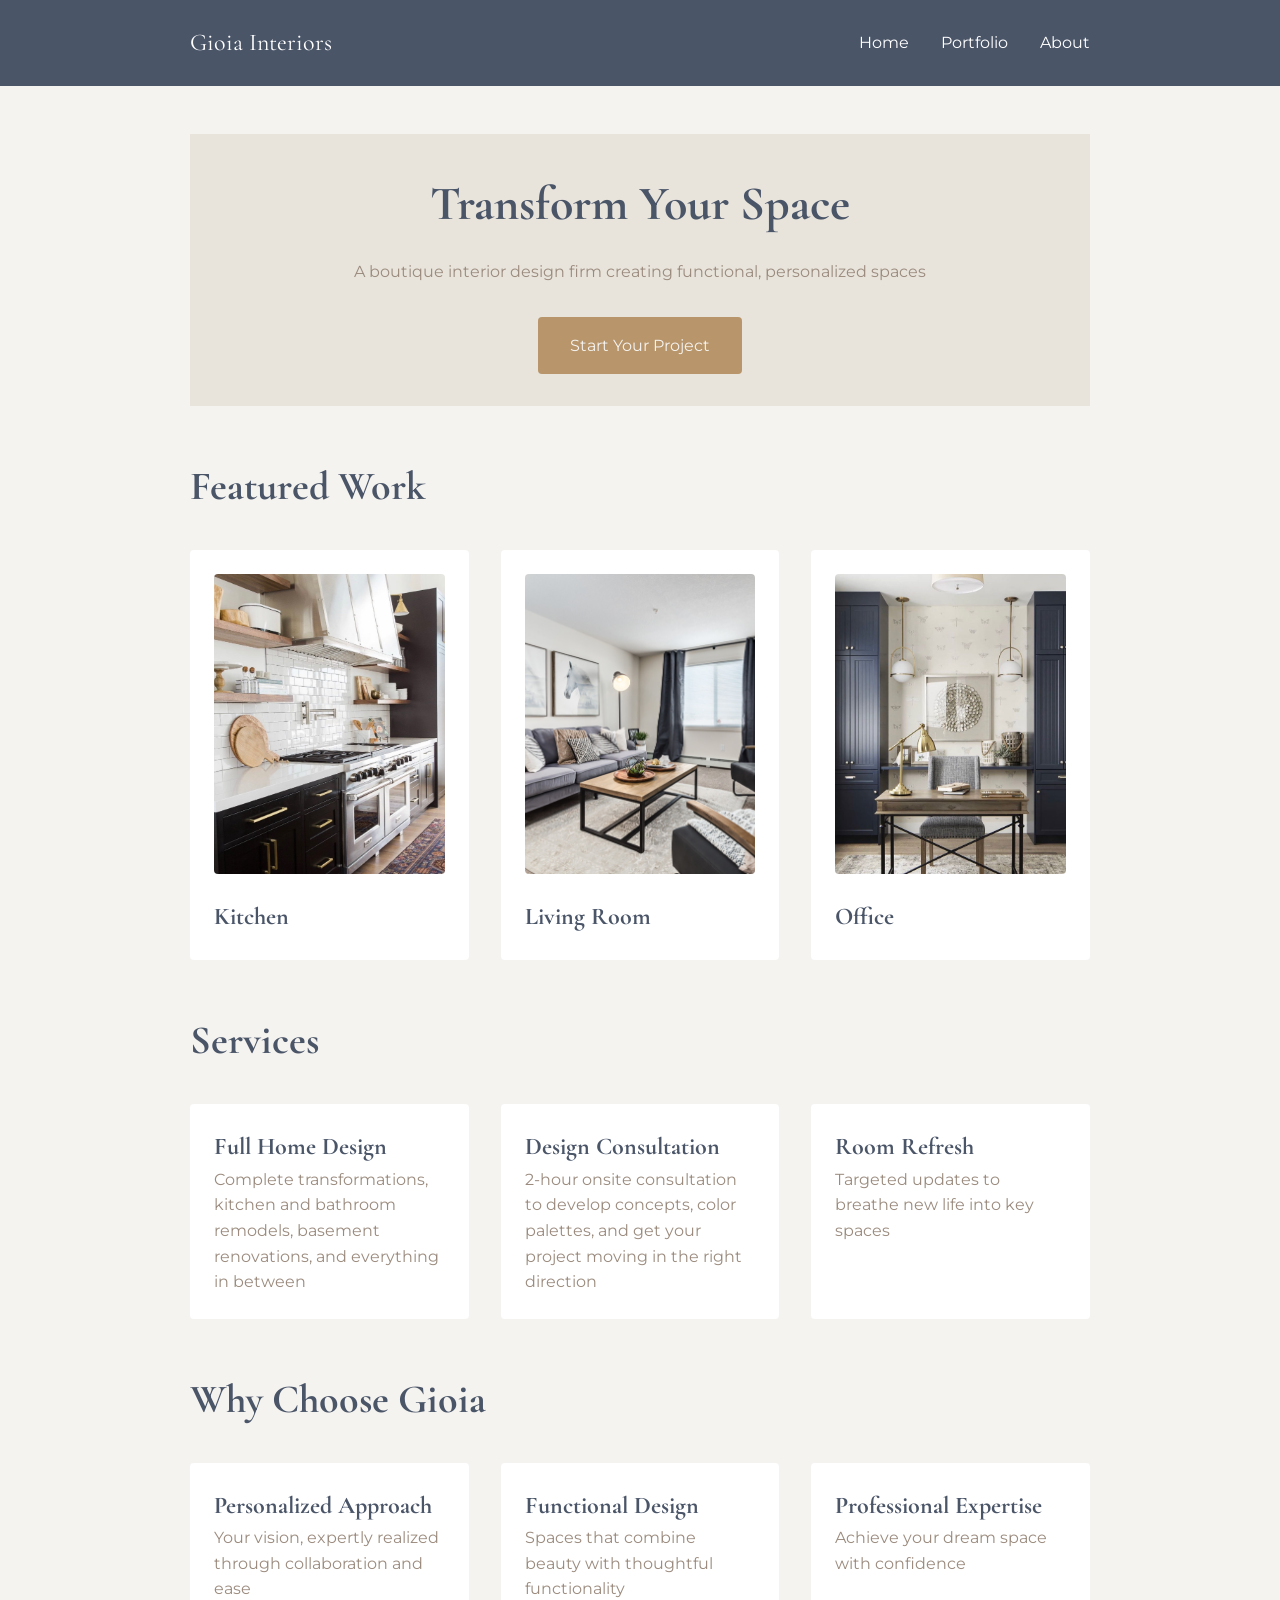
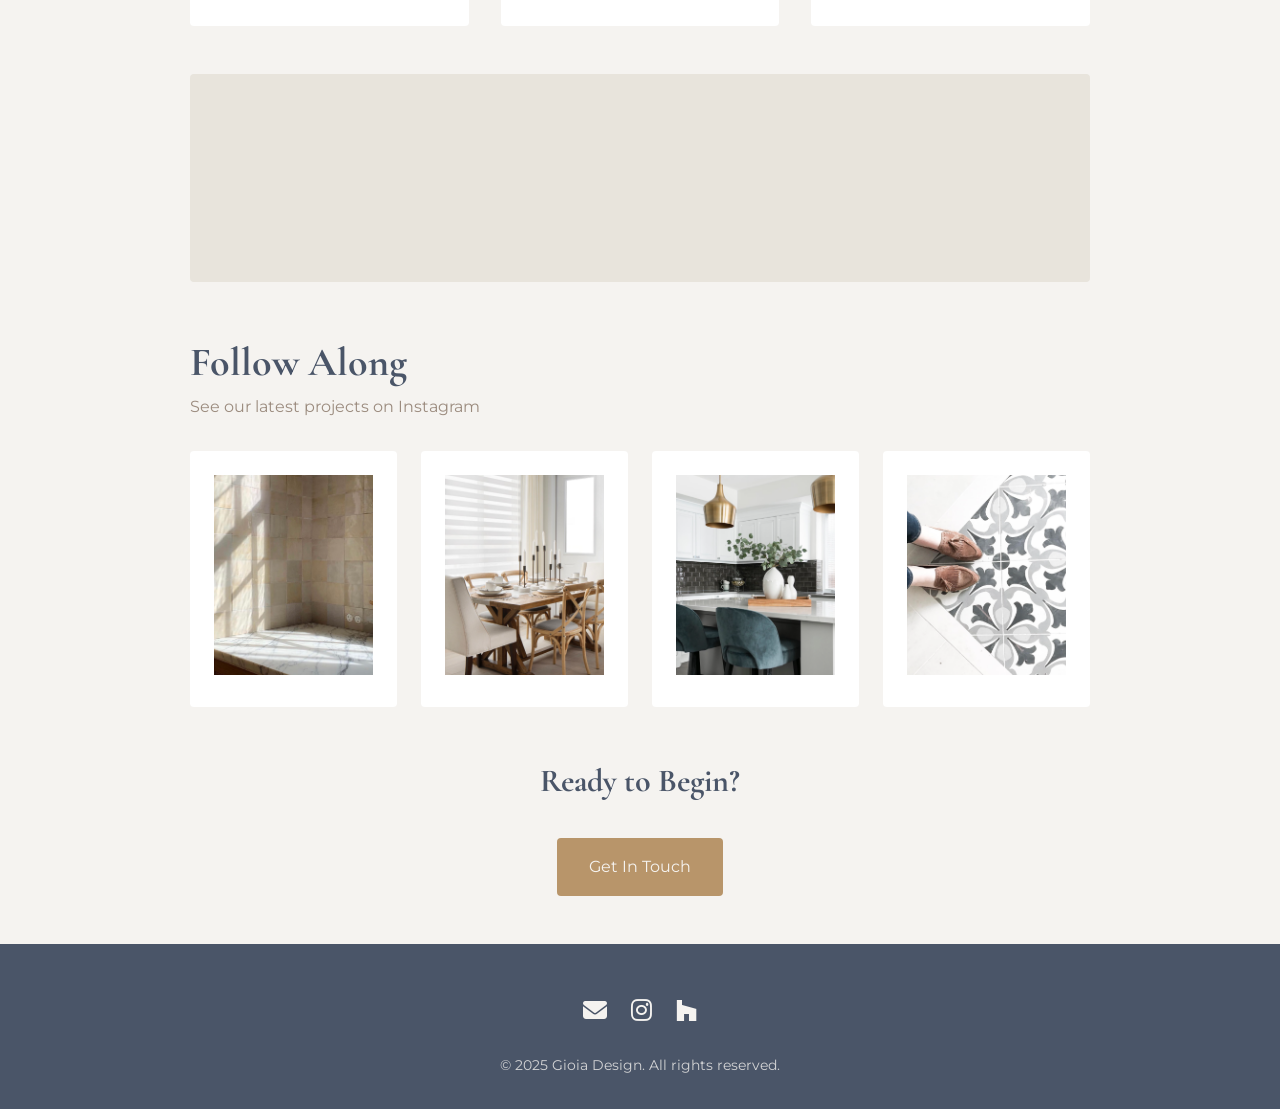
<file: index.html>
<!DOCTYPE html>
<html lang="en">
<head>
    <meta charset="UTF-8">
    <meta name="viewport" content="width=device-width, initial-scale=1.0">
    <title>Gioia Interiors</title>
    <link rel="stylesheet" href="styles.css">
    <link rel="preconnect" href="https://fonts.googleapis.com">
    <link rel="preconnect" href="https://fonts.gstatic.com" crossorigin>
    <link href="https://fonts.googleapis.com/css2?family=Cormorant+Garamond:wght@400;600;700&family=Montserrat:wght@300;400;500;600&display=swap" rel="stylesheet">
    <!-- Footer icons-->
    <link rel="stylesheet" href="https://cdnjs.cloudflare.com/ajax/libs/font-awesome/6.5.1/css/all.min.css">
    <!-- Favicon-->
    <link rel="icon" href="data:image/svg+xml,<svg xmlns='http://www.w3.org/2000/svg' viewBox='0 0 100 100'><rect width='100' height='100' fill='%234A5568'/><text x='50' y='70' font-size='50' font-family='serif' fill='%23FFFFFF' text-anchor='middle'>GI</text></svg>">
</head>
<body>
    <!-- NAVIGATION-->
    <header>
        <nav>
            <div class="logo">Gioia Interiors</div>
            <ul class="nav-links">
                <li><a href="index.html">Home</a></li>
                <li><a href="portfolio.html">Portfolio</a></li>
                <li><a href="about.html">About</a></li>
            </ul>
        </nav>
    </header>

    <!-- HERO-->
    <section class="page-hero">
        <div class="hero-content">
            <h1>Transform Your Space</h1>
            <p>A boutique interior design firm creating functional, personalized spaces</p>
            <a href="#contact" class="cta-button">Start Your Project</a>
        </div>
    </section>

    <!-- FEATURED WORK-->
    <section class="section">
        <h2>Featured Work</h2>
        <div class="card-grid">
            <div class="card">
                <img src="images/portfolio/kitchen.png" alt="Kitchen Design" class="image">
                <h3>Kitchen</h3>
            </div>
            <div class="card">
                <img src="images/portfolio/livingroom.png" alt="Living Room Design" class="image">
                <h3>Living Room</h3>
            </div>
            <div class="card">
                <img src="images/portfolio/office.png" alt="Office Design" class="image">
                <h3>Office</h3>
            </div>
        </div>
    </section>

    <!-- SERVICES OVERVIEW-->
    <section class="section">
        <h2>Services</h2>
        <div class="card-grid">
            <div class="card">
                <h3>Full Home Design</h3>
                <p>Complete transformations, kitchen and bathroom remodels, basement renovations, and everything in between</p>
            </div>
            <div class="card">
                <h3>Design Consultation</h3>
                <p>2-hour onsite consultation to develop concepts, color palettes, and get your project moving in the right direction</p>
            </div>
            <div class="card">
                <h3>Room Refresh</h3>
                <p>Targeted updates to breathe new life into key spaces</p>
            </div>
        </div>
    </section>

    <!-- WHY CHOOSE GIOIA-->
    <section class="section">
        <h2>Why Choose Gioia</h2>
        <div class="card-grid">
            <div class="card">
                <h3>Personalized Approach</h3>
                <p>Your vision, expertly realized through collaboration and ease</p>
            </div>
            <div class="card">
                <h3>Functional Design</h3>
                <p>Spaces that combine beauty with thoughtful functionality</p>
            </div>
            <div class="card">
                <h3>Professional Expertise</h3>
                <p>Achieve your dream space with confidence</p>
            </div>
        </div>
    </section>

    <!-- Rolling Testimonials-->
    <section class="testimonial tight-spacing">
        <div class="testimonial-container">
            <blockquote>
                <p>"Sarah is very good at being thoughtful towards our tastes without pressuring us towards a certain decision. We were so thankful to have her holding our hand every step of the way, taking out the stress in a process that should be enjoyable."</p>
                <cite>- Laura & Cole, Strathmore House</cite>
            </blockquote>
            <blockquote>
                <p>"She has gone above and beyond my expectations and really made me feel like she was on my team. She is someone who truly cares that the client is happy in the end."</p>
                <cite>- Alysha, Mayland Heights Residence</cite>
            </blockquote>
            <blockquote>
                <p>"Not only did she work within our budget, but her ideas were exactly what we hoped for. The entrance is now complete and I can't quit smiling every time I walk by."</p>
                <cite>- Lori, Hidden Valley Residence</cite>
            </blockquote>
        </div>
    </section>

    <!-- INSTAGRAM-->
    <section class="instagram-preview">
        <h2>Follow Along</h2>
        <p class="section-intro">See our latest projects on Instagram</p>
        <div class="instagram-grid">
            <div class="card instagram-card">
                <a href="https://www.instagram.com/gioiainteriors" target="_blank" rel="noopener noreferrer">
                    <img src="images/instagram/instagram-1.png" alt="Interior design project" class="instagram-image">
                    <div class="instagram-overlay">
                        <svg class="instagram-icon" viewBox="0 0 24 24" fill="none" xmlns="http://www.w3.org/2000/svg">
                            <path d="M12 2.163c3.204 0 3.584.012 4.85.07 3.252.148 4.771 1.691 4.919 4.919.058 1.265.069 1.645.069 4.849 0 3.205-.012 3.584-.069 4.849-.149 3.225-1.664 4.771-4.919 4.919-1.266.058-1.644.07-4.85.07-3.204 0-3.584-.012-4.849-.07-3.26-.149-4.771-1.699-4.919-4.92-.058-1.265-.07-1.644-.07-4.849 0-3.204.013-3.583.07-4.849.149-3.227 1.664-4.771 4.919-4.919 1.266-.057 1.645-.069 4.849-.069zM12 0C8.741 0 8.333.014 7.053.072 2.695.272.273 2.69.073 7.052.014 8.333 0 8.741 0 12c0 3.259.014 3.668.072 4.948.2 4.358 2.618 6.78 6.98 6.98C8.333 23.986 8.741 24 12 24c3.259 0 3.668-.014 4.948-.072 4.354-.2 6.782-2.618 6.979-6.98.059-1.28.073-1.689.073-4.948 0-3.259-.014-3.667-.072-4.947-.196-4.354-2.617-6.78-6.979-6.98C15.668.014 15.259 0 12 0zm0 5.838a6.162 6.162 0 100 12.324 6.162 6.162 0 000-12.324zM12 16a4 4 0 110-8 4 4 0 010 8zm6.406-11.845a1.44 1.44 0 100 2.881 1.44 1.44 0 000-2.881z" fill="currentColor"/>
                        </svg>
                    </div>
                </a>
            </div>
            <div class="card instagram-card">
                <a href="https://www.instagram.com/gioiainteriors" target="_blank" rel="noopener noreferrer">
                    <img src="images/instagram/instagram-2.png" alt="Interior design project" class="instagram-image">
                    <div class="instagram-overlay">
                        <svg class="instagram-icon" viewBox="0 0 24 24" fill="none" xmlns="http://www.w3.org/2000/svg">
                            <path d="M12 2.163c3.204 0 3.584.012 4.85.07 3.252.148 4.771 1.691 4.919 4.919.058 1.265.069 1.645.069 4.849 0 3.205-.012 3.584-.069 4.849-.149 3.225-1.664 4.771-4.919 4.919-1.266.058-1.644.07-4.85.07-3.204 0-3.584-.012-4.849-.07-3.26-.149-4.771-1.699-4.919-4.92-.058-1.265-.07-1.644-.07-4.849 0-3.204.013-3.583.07-4.849.149-3.227 1.664-4.771 4.919-4.919 1.266-.057 1.645-.069 4.849-.069zM12 0C8.741 0 8.333.014 7.053.072 2.695.272.273 2.69.073 7.052.014 8.333 0 8.741 0 12c0 3.259.014 3.668.072 4.948.2 4.358 2.618 6.78 6.98 6.98C8.333 23.986 8.741 24 12 24c3.259 0 3.668-.014 4.948-.072 4.354-.2 6.782-2.618 6.979-6.98.059-1.28.073-1.689.073-4.948 0-3.259-.014-3.667-.072-4.947-.196-4.354-2.617-6.78-6.979-6.98C15.668.014 15.259 0 12 0zm0 5.838a6.162 6.162 0 100 12.324 6.162 6.162 0 000-12.324zM12 16a4 4 0 110-8 4 4 0 010 8zm6.406-11.845a1.44 1.44 0 100 2.881 1.44 1.44 0 000-2.881z" fill="currentColor"/>
                        </svg>
                    </div>
                </a>
            </div>
            <div class="card instagram-card">
                <a href="https://www.instagram.com/gioiainteriors" target="_blank" rel="noopener noreferrer">
                    <img src="images/instagram/instagram-3.png" alt="Interior design project" class="instagram-image">
                    <div class="instagram-overlay">
                        <svg class="instagram-icon" viewBox="0 0 24 24" fill="none" xmlns="http://www.w3.org/2000/svg">
                            <path d="M12 2.163c3.204 0 3.584.012 4.85.07 3.252.148 4.771 1.691 4.919 4.919.058 1.265.069 1.645.069 4.849 0 3.205-.012 3.584-.069 4.849-.149 3.225-1.664 4.771-4.919 4.919-1.266.058-1.644.07-4.85.07-3.204 0-3.584-.012-4.849-.07-3.26-.149-4.771-1.699-4.919-4.92-.058-1.265-.07-1.644-.07-4.849 0-3.204.013-3.583.07-4.849.149-3.227 1.664-4.771 4.919-4.919 1.266-.057 1.645-.069 4.849-.069zM12 0C8.741 0 8.333.014 7.053.072 2.695.272.273 2.69.073 7.052.014 8.333 0 8.741 0 12c0 3.259.014 3.668.072 4.948.2 4.358 2.618 6.78 6.98 6.98C8.333 23.986 8.741 24 12 24c3.259 0 3.668-.014 4.948-.072 4.354-.2 6.782-2.618 6.979-6.98.059-1.28.073-1.689.073-4.948 0-3.259-.014-3.667-.072-4.947-.196-4.354-2.617-6.78-6.979-6.98C15.668.014 15.259 0 12 0zm0 5.838a6.162 6.162 0 100 12.324 6.162 6.162 0 000-12.324zM12 16a4 4 0 110-8 4 4 0 010 8zm6.406-11.845a1.44 1.44 0 100 2.881 1.44 1.44 0 000-2.881z" fill="currentColor"/>
                        </svg>
                    </div>
                </a>
            </div>
            <div class="card instagram-card">
                <a href="https://www.instagram.com/gioiainteriors" target="_blank" rel="noopener noreferrer">
                    <img src="images/instagram/instagram-4.png" alt="Interior design project" class="instagram-image">
                    <div class="instagram-overlay">
                        <svg class="instagram-icon" viewBox="0 0 24 24" fill="none" xmlns="http://www.w3.org/2000/svg">
                            <path d="M12 2.163c3.204 0 3.584.012 4.85.07 3.252.148 4.771 1.691 4.919 4.919.058 1.265.069 1.645.069 4.849 0 3.205-.012 3.584-.069 4.849-.149 3.225-1.664 4.771-4.919 4.919-1.266.058-1.644.07-4.85.07-3.204 0-3.584-.012-4.849-.07-3.26-.149-4.771-1.699-4.919-4.92-.058-1.265-.07-1.644-.07-4.849 0-3.204.013-3.583.07-4.849.149-3.227 1.664-4.771 4.919-4.919 1.266-.057 1.645-.069 4.849-.069zM12 0C8.741 0 8.333.014 7.053.072 2.695.272.273 2.69.073 7.052.014 8.333 0 8.741 0 12c0 3.259.014 3.668.072 4.948.2 4.358 2.618 6.78 6.98 6.98C8.333 23.986 8.741 24 12 24c3.259 0 3.668-.014 4.948-.072 4.354-.2 6.782-2.618 6.979-6.98.059-1.28.073-1.689.073-4.948 0-3.259-.014-3.667-.072-4.947-.196-4.354-2.617-6.78-6.979-6.98C15.668.014 15.259 0 12 0zm0 5.838a6.162 6.162 0 100 12.324 6.162 6.162 0 000-12.324zM12 16a4 4 0 110-8 4 4 0 010 8zm6.406-11.845a1.44 1.44 0 100 2.881 1.44 1.44 0 000-2.881z" fill="currentColor"/>
                        </svg>
                    </div>
                </a>
            </div>
        </div>
    </section>

    <section class="cta-section">
        <h2>Ready to Begin?</h2>
        <a href="#contact" class="cta-button">Get In Touch</a>
    </section>

    <!-- FOOTER -->
    <footer>
        <div class="footer-content">
            <div class="footer-icons">
                <a href="mailto:sarah@gioiainteriors.com" aria-label="Email">
                    <i class="fa-solid fa-envelope"></i>
                </a>
                <a href="https://www.instagram.com/gioiainteriors/" target="_blank" rel="noopener noreferrer" aria-label="Instagram">
                    <i class="fa-brands fa-instagram"></i>
                </a>
                <a href="https://www.houzz.com/professionals/interior-designers-and-decorators/gioia-interiors-pfvwus-pf~1558441618" target="_blank" rel="noopener noreferrer" aria-label="Houzz">
                    <i class="fa-brands fa-houzz"></i>
                </a>
            </div>
            <p class="footer-copyright">&copy; 2025 Gioia Design. All rights reserved.</p>
        </div>
    </footer>
</body>
</html>
</file>
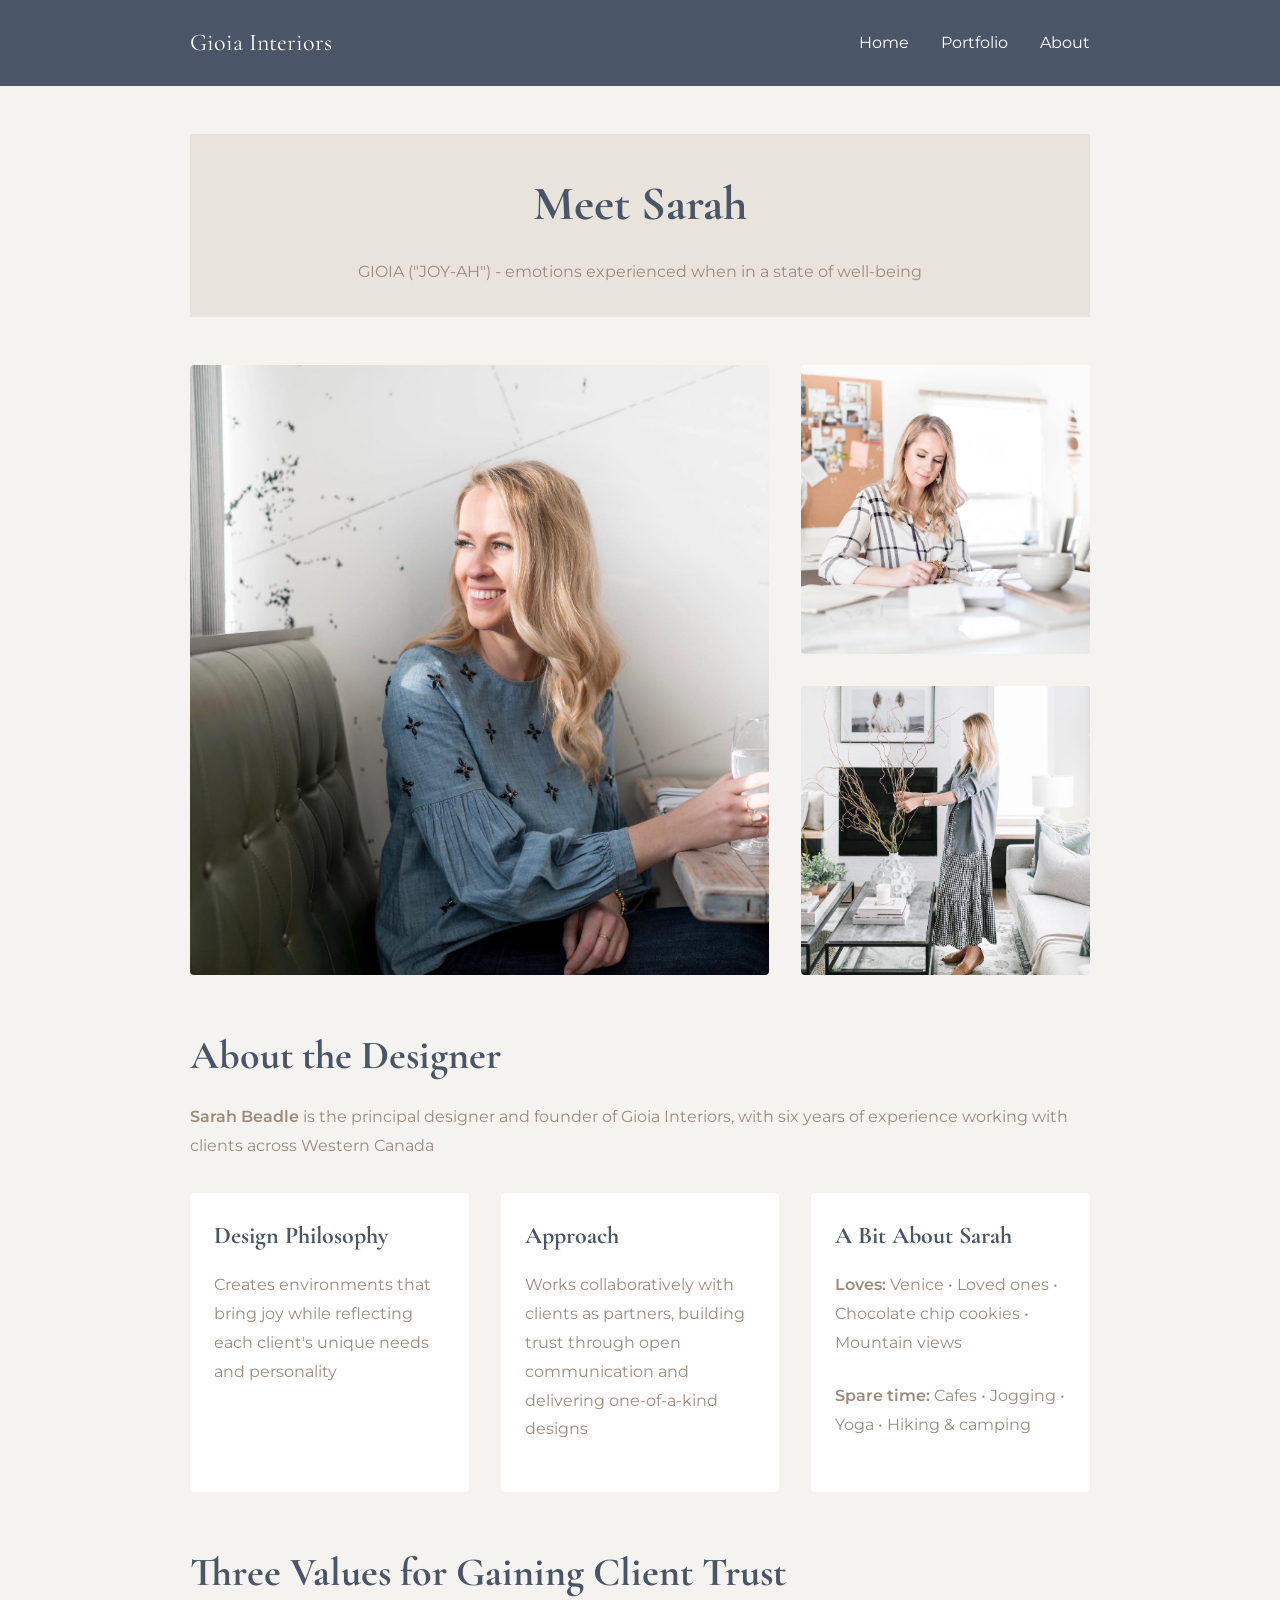
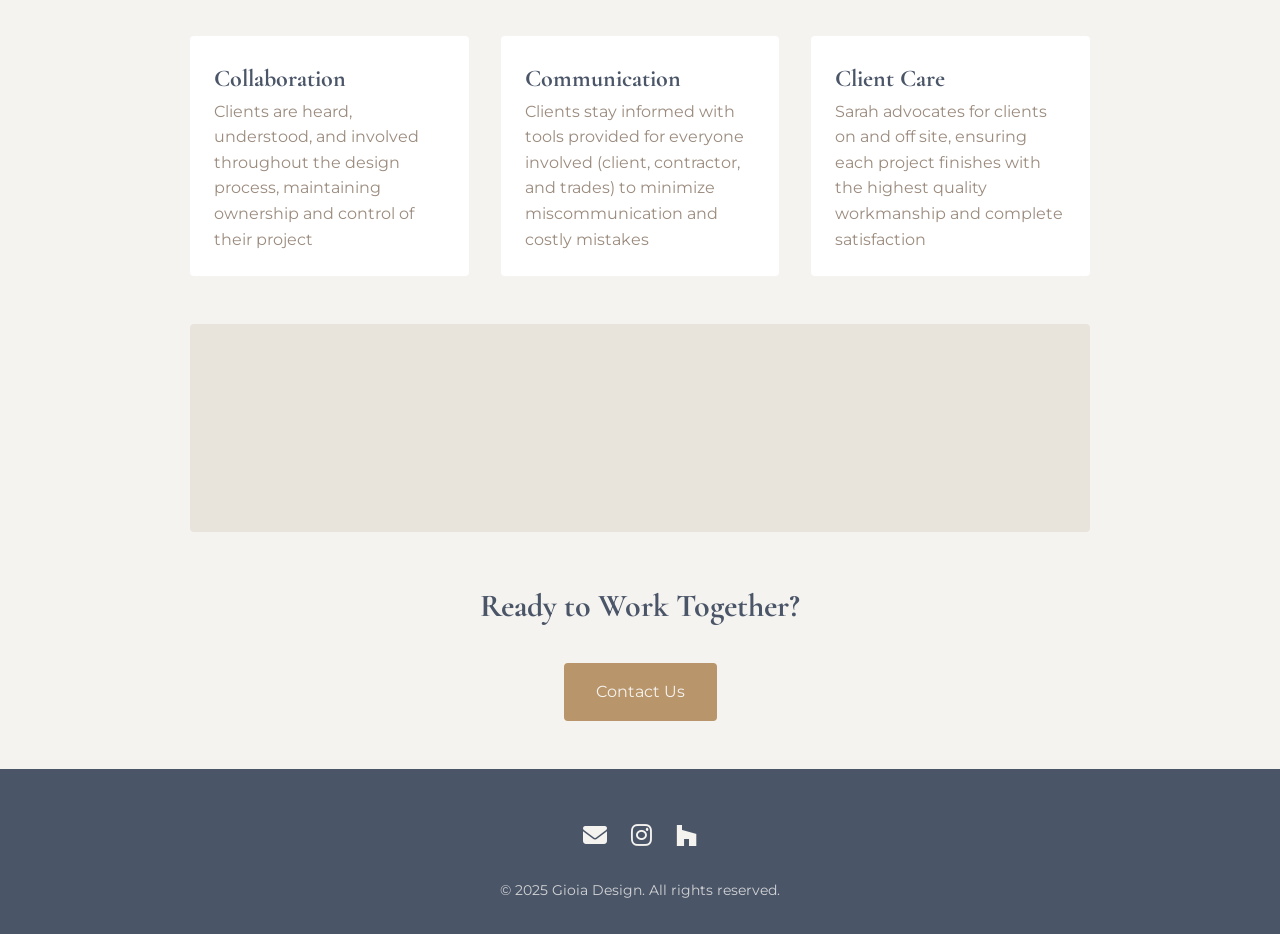
<file: about.html>
<!DOCTYPE html>
<html lang="en">
<head>
    <meta charset="UTF-8">
    <meta name="viewport" content="width=device-width, initial-scale=1.0">
    <title>Gioia Interiors</title>
    <link rel="stylesheet" href="styles.css">
    <link rel="preconnect" href="https://fonts.googleapis.com">
    <link rel="preconnect" href="https://fonts.gstatic.com" crossorigin>
    <link href="https://fonts.googleapis.com/css2?family=Cormorant+Garamond:wght@400;600;700&family=Montserrat:wght@300;400;500;600&display=swap" rel="stylesheet">
    <!-- Footer icons-->
    <link rel="stylesheet" href="https://cdnjs.cloudflare.com/ajax/libs/font-awesome/6.5.1/css/all.min.css">
    <!-- Favicon-->
    <link rel="icon" href="data:image/svg+xml,<svg xmlns='http://www.w3.org/2000/svg' viewBox='0 0 100 100'><rect width='100' height='100' fill='%234A5568'/><text x='50' y='70' font-size='50' font-family='serif' fill='%23FFFFFF' text-anchor='middle'>GI</text></svg>">
</head>
<body>
    <!-- HEADER-->
    <header>
        <nav>
            <div class="logo">Gioia Interiors</div>
            <ul class="nav-links">
                <li><a href="index.html">Home</a></li>
                <li><a href="portfolio.html">Portfolio</a></li>
                <li><a href="about.html">About</a></li>
            </ul>
        </nav>
    </header>

    <!-- HERO-->
    <section class="page-hero">
        <h1>Meet Sarah</h1>
        <p class="pronunciation">GIOIA ("JOY-AH") - emotions experienced when in a state of well-being</p>
    </section>

    <!-- IMAGES-->
    <section class="section">
        <div class="about-images">
            <img src="images/about/profile1.png" alt="Sarah Beadle, Principal Designer at Gioia Interiors">
            <img src="images/about/profile3.png" alt="Sarah Beadle working on design plans">
            <img src="images/about/profile2.png" alt="Sarah Beadle styling a space">
        </div>
    </section>

    <!-- BIO -->
    <section class="section bio">
        <h2>About the Designer</h2>
        <p class="bio-intro"><strong>Sarah Beadle</strong> is the principal designer and founder of Gioia Interiors, with six years of experience working with clients across Western Canada</p>
        
        <div class="card-grid">
            <div class="card">
                <h3>Design Philosophy</h3>
                <p>Creates environments that bring joy while reflecting each client's unique needs and personality</p>
            </div>
            
            <div class="card">
                <h3>Approach</h3>
                <p>Works collaboratively with clients as partners, building trust through open communication and delivering one-of-a-kind designs</p>
            </div>
            
            <div class="card">
                <h3>A Bit About Sarah</h3>
                <p><strong>Loves:</strong> Venice • Loved ones • Chocolate chip cookies • Mountain views</p>
                <p><strong>Spare time:</strong> Cafes • Jogging • Yoga • Hiking & camping</p>
            </div>
        </div>
    </section>

    <!-- PROCESS SECTION-->
    <section class="section">
        <h2>Three Values for Gaining Client Trust</h2>
        <div class="process-container">
            <!-- Process Steps-->
            <div class="card-grid">
                <!-- Collaboration-->
                <div class="card">
                    <h3>Collaboration</h3>
                    <p>Clients are heard, understood, and involved throughout the design process, maintaining ownership and control of their project</p>
                </div>
                <!-- Communication-->
                <div class="card">
                    <h3>Communication</h3>
                    <p>Clients stay informed with tools provided for everyone involved (client, contractor, and trades) to minimize miscommunication and costly mistakes</p>
                </div>
                <!-- Client-Care-->
                <div class="card">
                    <h3>Client Care</h3>
                    <p>Sarah advocates for clients on and off site, ensuring each project finishes with the highest quality workmanship and complete satisfaction</p>
                </div>
            </div>
        </div>
    </section>

    <!-- Rolling Testimonials-->
    <section class="testimonial tight-spacing">
        <div class="testimonial-container">
            <blockquote>
                <p>"Sarah is very good at being thoughtful towards our tastes without pressuring us towards a certain decision. We were so thankful to have her holding our hand every step of the way, taking out the stress in a process that should be enjoyable."</p>
                <cite>- Laura & Cole, Strathmore House</cite>
            </blockquote>
            <blockquote>
                <p>"She has gone above and beyond my expectations and really made me feel like she was on my team. She is someone who truly cares that the client is happy in the end."</p>
                <cite>- Alysha, Mayland Heights Residence</cite>
            </blockquote>
            <blockquote>
                <p>"Not only did she work within our budget, but her ideas were exactly what we hoped for. The entrance is now complete and I can't quit smiling every time I walk by."</p>
                <cite>- Lori, Hidden Valley Residence</cite>
            </blockquote>
        </div>
    </section>

    <section class="cta-section">
        <h2>Ready to Work Together?</h2>
        <a href="#contact" class="cta-button">Contact Us</a>
    </section>

    <!-- FOOTER -->
    <footer>
        <div class="footer-content">
            <div class="footer-icons">
                <a href="mailto:sarah@gioiainteriors.com" aria-label="Email">
                    <i class="fa-solid fa-envelope"></i>
                </a>
                <a href="https://www.instagram.com/gioiainteriors/" target="_blank" rel="noopener noreferrer" aria-label="Instagram">
                    <i class="fa-brands fa-instagram"></i>
                </a>
                <a href="https://www.houzz.com/professionals/interior-designers-and-decorators/gioia-interiors-pfvwus-pf~1558441618" target="_blank" rel="noopener noreferrer" aria-label="Houzz">
                    <i class="fa-brands fa-houzz"></i>
                </a>
            </div>
            <p class="footer-copyright">&copy; 2025 Gioia Design. All rights reserved.</p>
        </div>
    </footer>
</body>
</html>
</file>
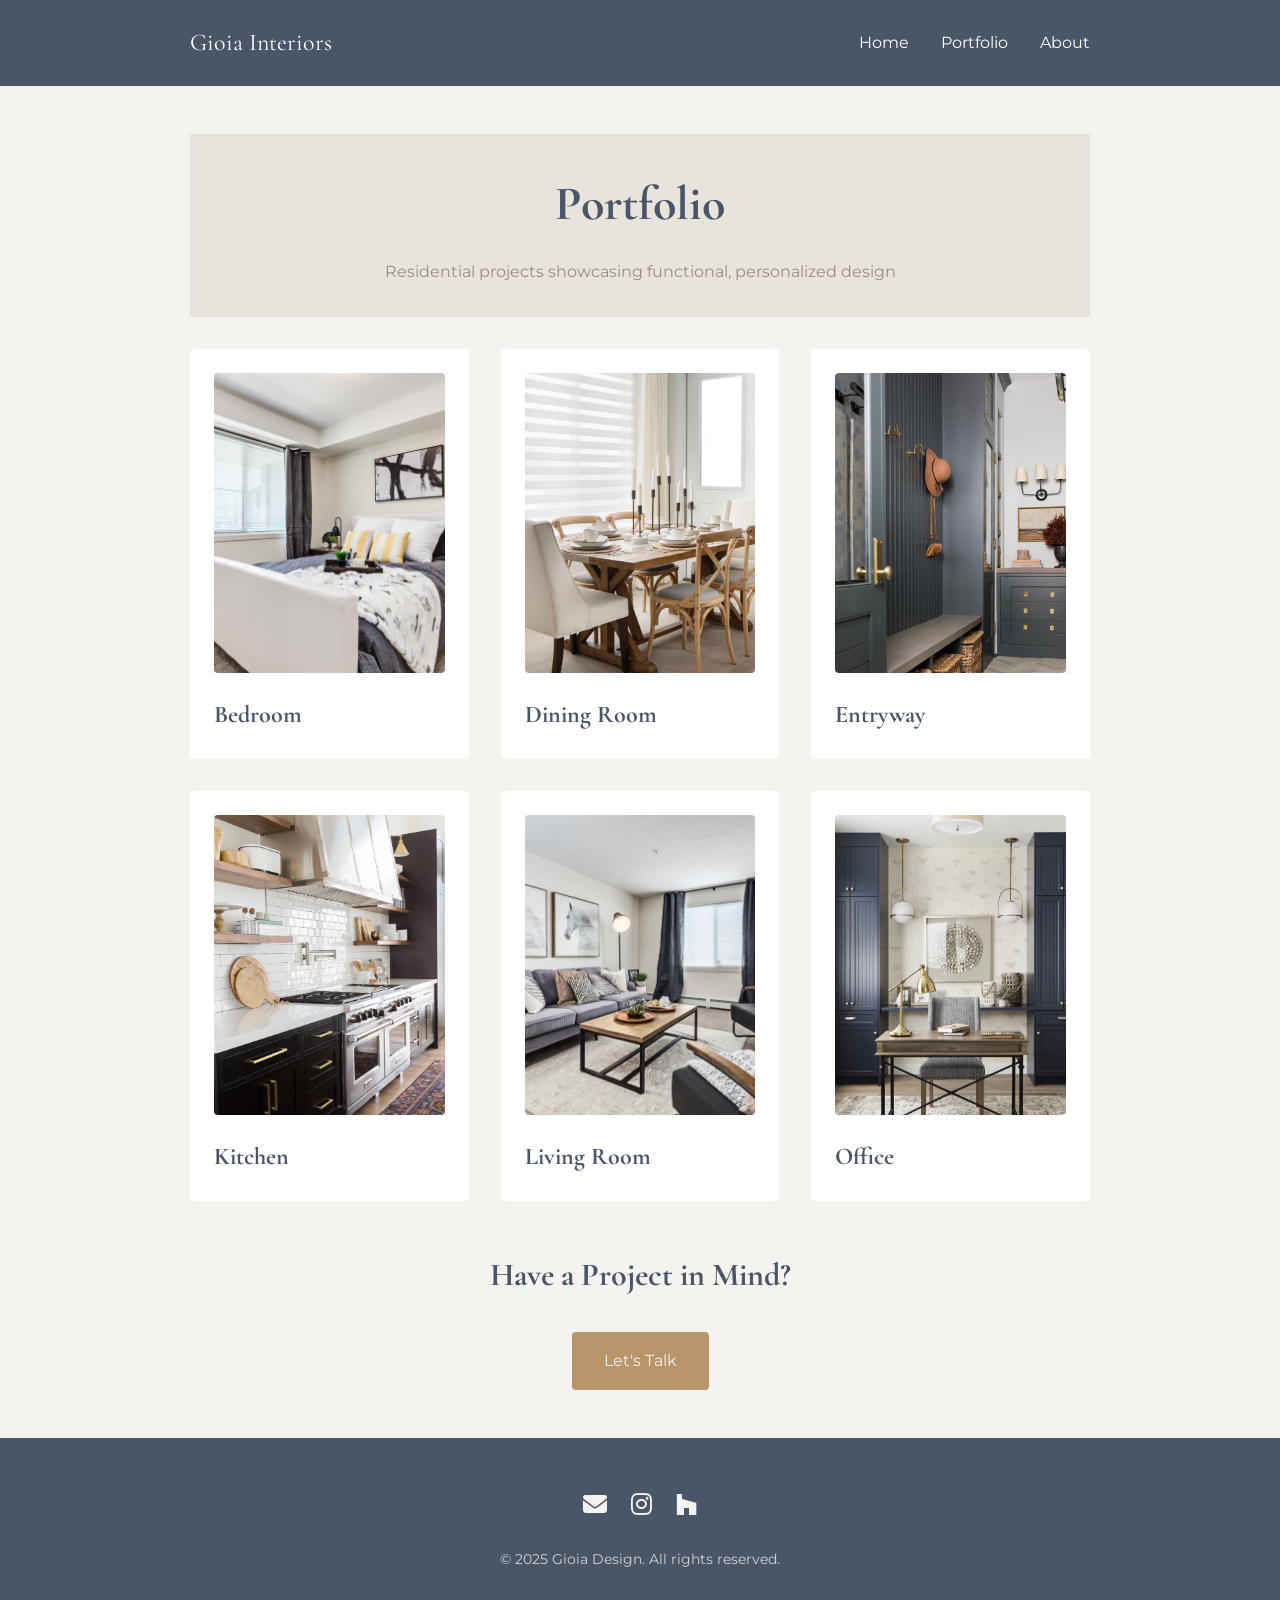
<file: portfolio.html>
<!DOCTYPE html>
<html lang="en">
<head>
    <meta charset="UTF-8">
    <meta name="viewport" content="width=device-width, initial-scale=1.0">
    <title>Gioia Interiors</title>
    <link rel="stylesheet" href="styles.css">
    <link rel="preconnect" href="https://fonts.googleapis.com">
    <link rel="preconnect" href="https://fonts.gstatic.com" crossorigin>
    <link href="https://fonts.googleapis.com/css2?family=Cormorant+Garamond:wght@400;600;700&family=Montserrat:wght@300;400;500;600&display=swap" rel="stylesheet">
    <!-- Footer icons-->
    <link rel="stylesheet" href="https://cdnjs.cloudflare.com/ajax/libs/font-awesome/6.5.1/css/all.min.css">
    <!-- Favicon-->
    <link rel="icon" href="data:image/svg+xml,<svg xmlns='http://www.w3.org/2000/svg' viewBox='0 0 100 100'><rect width='100' height='100' fill='%234A5568'/><text x='50' y='70' font-size='50' font-family='serif' fill='%23FFFFFF' text-anchor='middle'>GI</text></svg>">
</head>
<body>
    <header>
        <nav>
            <div class="logo">Gioia Interiors</div>
            <ul class="nav-links">
                <li><a href="index.html">Home</a></li>
                <li><a href="portfolio.html">Portfolio</a></li>
                <li><a href="about.html">About</a></li>
            </ul>
        </nav>
    </header>

    <section class="page-hero">
        <h1>Portfolio</h1>
        <p>Residential projects showcasing functional, personalized design</p>
    </section>

    <section class="portfolio-grid">
        
        <!-- Bedroom-->
        <a class="portfolio-card">
            <img src="images/portfolio/bedroom.png" alt="Bedroom Design" class="portfolio-image">
            <h3>Bedroom</h3>
        </a>
        <!-- Dining Room-->
        <a class="portfolio-card">
            <img src="images/portfolio/diningroom.png" alt="Dining Room Design" class="portfolio-image">
            <h3>Dining Room</h3>
        </a>
        <!-- Entryway-->
        <a href="#" class="portfolio-card">
            <img src="images/portfolio/entryway.png" alt="Entryway Design" class="portfolio-image">
            <h3>Entryway</h3>
        </a>
        <!-- Kitchen-->
        <a href="#" class="portfolio-card">
            <img src="images/portfolio/kitchen.png" alt="Kitchen Design" class="portfolio-image">
            <h3>Kitchen</h3>
        </a>
        <!-- Living Room-->
        <a href="#" class="portfolio-card">
            <img src="images/portfolio/livingroom.png" alt="Living Room Design" class="portfolio-image">
            <h3>Living Room</h3>
        </a>
        <!-- Office-->
        <a href="#" class="portfolio-card">
            <img src="images/portfolio/office.png" alt="Office Design" class="portfolio-image">
            <h3>Office</h3>
        </a>
    </section>

    <section class="cta-section">
        <h2>Have a Project in Mind?</h2>
        <a href="#contact" class="cta-button">Let's Talk</a>
    </section>

    <!-- FOOTER -->
    <footer>
        <div class="footer-content">
            <div class="footer-icons">
                <a href="mailto:sarah@gioiainteriors.com" aria-label="Email">
                    <i class="fa-solid fa-envelope"></i>
                </a>
                <a href="https://www.instagram.com/gioiainteriors/" target="_blank" rel="noopener noreferrer" aria-label="Instagram">
                    <i class="fa-brands fa-instagram"></i>
                </a>
                <a href="https://www.houzz.com/professionals/interior-designers-and-decorators/gioia-interiors-pfvwus-pf~1558441618" target="_blank" rel="noopener noreferrer" aria-label="Houzz">
                    <i class="fa-brands fa-houzz"></i>
                </a>
            </div>
            <p class="footer-copyright">&copy; 2025 Gioia Design. All rights reserved.</p>
        </div>
    </footer>
</body>
</html>
</file>
<file: styles.css>
* {
    margin: 0;
    padding: 0;
    box-sizing: border-box;
}

/* ROOT VARIABLES */
:root {
    --warm-white: #F5F3F0;
    --soft-cream: #E8E4DC;
    --slate-blue: #4A5568;
    --warm-taupe: #9B8B7E;
    --brass-gold: #B8956A;
    --max-width: 900px;
}

/* GLOBAL STYLES */
body {
    font-family: 'Montserrat', sans-serif;
    color: var(--warm-taupe);
    background-color: var(--warm-white);
    line-height: 1.6;
}

/* TYPOGRAPHY */
h1, h2, h3 {
    font-family: 'Cormorant Garamond', serif;
    color: var(--slate-blue);
}

h1 { font-size: 3rem; }

h2 { 
    font-size: 2.5rem;
    margin-top: 3rem;
}

h3 { 
    font-size: 1.5rem; 
    color: var(--slate-blue)
}

a {
    color: var(--brass-gold);
    text-decoration: none;
}

/* =================================
   HEADER & NAVIGATION
   ================================= */

header {
    background-color: var(--slate-blue);
    padding: 1.5rem 5%;
}

nav {
    display: flex;
    justify-content: space-between;
    align-items: center;
    max-width: var(--max-width);
    margin: 0 auto;
}

.logo {
    font-family: 'Cormorant Garamond', serif;
    font-size: 1.5rem;
    font-weight: 400;
    color: white;
}

.nav-links {
    display: flex;
    list-style: none;
    gap: 2rem;
    font-weight: 400;
    font-size: 1rem;
    color: white;
}

.nav-links a {
    color: white;
    font-weight: 400;
}

.nav-links a:hover {
    color: var(--brass-gold);
}

/* =================================
   BUTTONS
   ================================= */

.cta-button {
    display: inline-block;
    background-color: var(--brass-gold);
    color: var(--warm-white);
    padding: 1rem 2rem;
    border-radius: 4px;
    transition: opacity 0.3s;
    font-weight: 400;
    margin-top: 2rem;
}

.cta-button:hover {
    opacity: 0.8;
}

/* =================================
   SECTIONS & LAYOUT
   ================================= */

section {
    padding: 0;
    max-width: var(--max-width);
    margin: 0 auto;
}

/* Utility class for reduced spacing */
.tight-spacing {
    margin-bottom: 0 !important;
}

.tight-spacing + section {
    margin-top: 0 !important;
}

/* =================================
   PAGE HERO (ALL PAGES)
   ================================= */

.page-hero {
    padding: 2rem;
    background-color: var(--soft-cream);
    margin: 3rem auto 0;
    max-width: var(--max-width);
    text-align: center;
}

.page-hero h1 {
    margin-bottom: 1rem;
}

.page-hero p {
    font-size: 1rem;
    line-height: 1.6;
}

.page-hero img {
    width: 100%;
    max-width: 500px;
    height: 500px;
    object-fit: cover;
    margin-top: 2rem;
    border-radius: 4px;
}

/* =================================
   CARDS & GRIDS
   ================================= */

.card-grid {
    display: grid;
    gap: 2rem;
    margin-top: 2rem;
    grid-template-columns: repeat(auto-fit, minmax(250px, 1fr));
}

.card {
    background-color: white;
    padding: 1.5rem;
    border-radius: 4px;
}

.benefit {
    margin-bottom: 2rem;
}

/* =================================
   PORTFOLIO SECTION
   ================================= */

.portfolio-grid {
    display: grid;
    gap: 2rem;
    margin-top: 2rem;
    grid-template-columns: repeat(3, 1fr);
}

.portfolio-card {
    background-color: white;
    padding: 1.5rem;
    border-radius: 4px;
    text-decoration: none;
    color: inherit;
    display: block;
}

.portfolio-image {
    width: 100%;
    height: 300px;
    object-fit: cover;
    object-position: center;
    margin-bottom: 1rem;
    border-radius: 4px;
}

/* =================================
   INSTAGRAM SECTION
   ================================= */

.instagram-preview {
    max-width: 900px;
}

.instagram-grid {
    display: grid;
    grid-template-columns: repeat(4, 1fr);
    gap: 1.5rem;
    margin-top: 2rem;
}

.instagram-image {
    width: 100%;
    height: 200px;
    object-fit: cover;
    transition: opacity 0.3s ease;
}

.instagram-image:hover {
    opacity: 0.9;
}

.instagram-card {
    position: relative;
}

.instagram-card a {
    display: block;
    position: relative;
}

.instagram-overlay {
    position: absolute;
    top: 0;
    left: 0;
    right: 0;
    bottom: 0;
    background: rgba(0, 0, 0, 0);
    display: flex;
    align-items: center;
    justify-content: center;
    transition: background 0.3s ease;
    pointer-events: none;
}

.instagram-card:hover .instagram-overlay {
    background: rgba(0, 0, 0, 0.4);
}

.instagram-icon {
    width: 48px;
    height: 48px;
    color: white;
    opacity: 0;
    transition: opacity 0.3s ease;
}

.instagram-card:hover .instagram-icon {
    opacity: 1;
}
/* =================================
   TESTIMONIALS SECTION
   ================================= */

.testimonial {
    text-align: center;
    padding: 3rem 5%;
    background-color: var(--soft-cream);
    max-width: var(--max-width);
    margin: 3rem auto;
    border-radius: 4px;
}

.testimonial-container {
    position: relative;
    height: 7rem;
    overflow: hidden;
}

.testimonial-container blockquote {
    position: absolute;
    top: 0;
    left: 0;
    right: 0;
    opacity: 0;
    animation: fadeTestimonial 15s ease-in-out infinite;
}

.testimonial-container blockquote:nth-child(2) {
    animation-delay: 5s;
}

.testimonial-container blockquote:nth-child(3) {
    animation-delay: 10s;
}

@keyframes fadeTestimonial {
    0% { opacity: 0; }
    8% { opacity: 1; }
    25% { opacity: 1; }
    33% { opacity: 0; }
    100% { opacity: 0; }
}

blockquote p {
    font-size: 1rem;
    font-style: italic;
    margin-bottom: 1rem;
}

cite {
    font-size: 1rem;
    color: var(--warm-taupe);
}

/* =================================
   TESTIMONIALS SECTION
   ================================= 


.testimonial {
    text-align: center;
    padding: 3rem 5%;
    background-color: var(--soft-cream);
    max-width: var(--max-width);
    margin: 3rem auto;
    display: flex;
    align-items: center;
    justify-content: center;
    border-radius: 4px;
}

.testimonial-container {
    display: flex;
    align-items: center;
    justify-content: center;
}

blockquote p {
    font-size: 1rem;
    font-style: italic;
    margin-bottom: 1rem;
}

cite {
    font-size: 1rem;
    color: var(--warm-taupe);
}
    */

/* =================================
   ABOUT PAGE - BIO SECTION
   ================================= */

.bio-image {
    width: 100%;
    max-width: 500px;
    height: 500px;
    object-fit: cover;
    margin: 0 auto 2rem;
    border-radius: 4px;
    display: block;
}

.bio p {
    line-height: 1.8;
    margin-bottom: 1.5rem;
    margin-top: 1rem;
}

.bio p strong {
    color: var(--warm-taupe);
    font-weight: 600;
}

/* =================================
   ABOUT PAGE - PROCESS SECTION
   ================================= */

.process {
    max-width: var(--max-width);
    margin: 3rem auto;
    padding: 0 5%;
}

/* =================================
   ABOUT PAGE - IMAGE GRID
   ================================= */

.about-images {
    margin: 3rem 0;
    display: grid;
    grid-template-columns: 2fr 1fr;
    grid-template-rows: repeat(2, 1fr);
    gap: 2rem;
    max-width: var(--max-width);
}

.about-images img:nth-child(1) {
    grid-row: 1 / 3;
    height: 100%;
}

.about-images img:nth-child(2),
.about-images img:nth-child(3) {
    height: 100%;
}

.about-images img {
    width: 100%;
    object-fit: cover;
    object-position: top;
    border-radius: 4px;
}

/* =================================
   CTA SECTIONS
   ================================= */

.cta-section {
    text-align: center;
    padding: 0;
    max-width: var(--max-width);
    margin: 3rem auto;
}

.cta-section h2 {
    font-size: 2rem;
    padding-bottom: 0;
    margin-bottom: 0;
}

.cta-section p {
    margin-top: 1rem;
}

/* =================================
   IMAGES (GENERAL)
   ================================= */

.image {
    width: 100%;
    height: 300px;
    background-color: var(--soft-cream);
    margin-bottom: 1rem;
    border-radius: 4px;
    object-fit: cover;
    object-position: center;
}

/* =================================
   FOOTER
   ================================= */

footer {
    background-color: var(--slate-blue);
    color: var(--warm-white);
    padding: 3rem 2rem 2rem;
}

.footer-content {
    max-width: 1200px;
    margin: 0 auto;
    display: flex;
    flex-direction: column;
    align-items: center;
    gap: 1.5rem;
}

.footer-icons {
    display: flex;
    gap: 1.5rem;
    align-items: center;
}

.footer-icons a {
    font-size: 24px;
    color: var(--warm-white);
    transition: color 0.3s ease;
}

.footer-icons a:hover {
    color: var(--brass-gold);
}

.footer-copyright {
    font-size: 0.9rem;
    opacity: 0.8;
}

/* =================================
   MOBILE RESPONSIVENESS
   ================================= */

@media (max-width: 768px) {
    /* Typography scaling */
    h1 {  font-size: 2rem; }
    
    h2 { 
        font-size: 1.75rem;
        padding: 0 1.5rem;
        margin-top: 2rem;
    }
    
    h3 { font-size: 1.25rem; }

    /* Section intro */
    .section-intro {
        padding: 0 1rem;
    }

    /* Navigation */
    nav {
        flex-direction: column;
        gap: 1rem;
    }

    .nav-links {
        gap: 1rem;
        font-size: 0.9rem;
    }

    /* Page Hero */
    .page-hero {
        padding: 1.5rem;
    }

    .page-hero img {
        max-width: 100%;
        height: 400px;
    }

    /* Bio Intro */
    .bio-intro {
        padding: 0 1.5rem;
    }

    /* About images*/
    .about-images {
        padding: 0 1.5rem;
    }

    /* Grids - Stack on mobile */
    .portfolio-grid {
        grid-template-columns: 1fr;
    }

    .instagram-grid {
        grid-template-columns: repeat(2, 1fr);
        gap: 1rem;
    }

    .instagram-image {
        height: 150px;
    }

    .card-grid {
        grid-template-columns: 1fr;
    }

    /* About page images */
    .about-images {
        grid-template-columns: 1fr;
        grid-template-rows: auto;
        gap: 1rem;
    }

    .about-images img:nth-child(1) {
        grid-row: auto;
    }

    .bio-image {
        height: 400px;
    }

    /* Testimonials */
    .testimonial {
        padding: 2rem 1.5rem;
    }

    .testimonial-container {
        height: 12rem;
    }

    /* Footer */
    footer {
        padding: 2rem 1rem;
    }

    .footer-icons {
        gap: 1rem;
    }

    .footer-icons a {
        font-size: 20px;
    }
}
</file>
